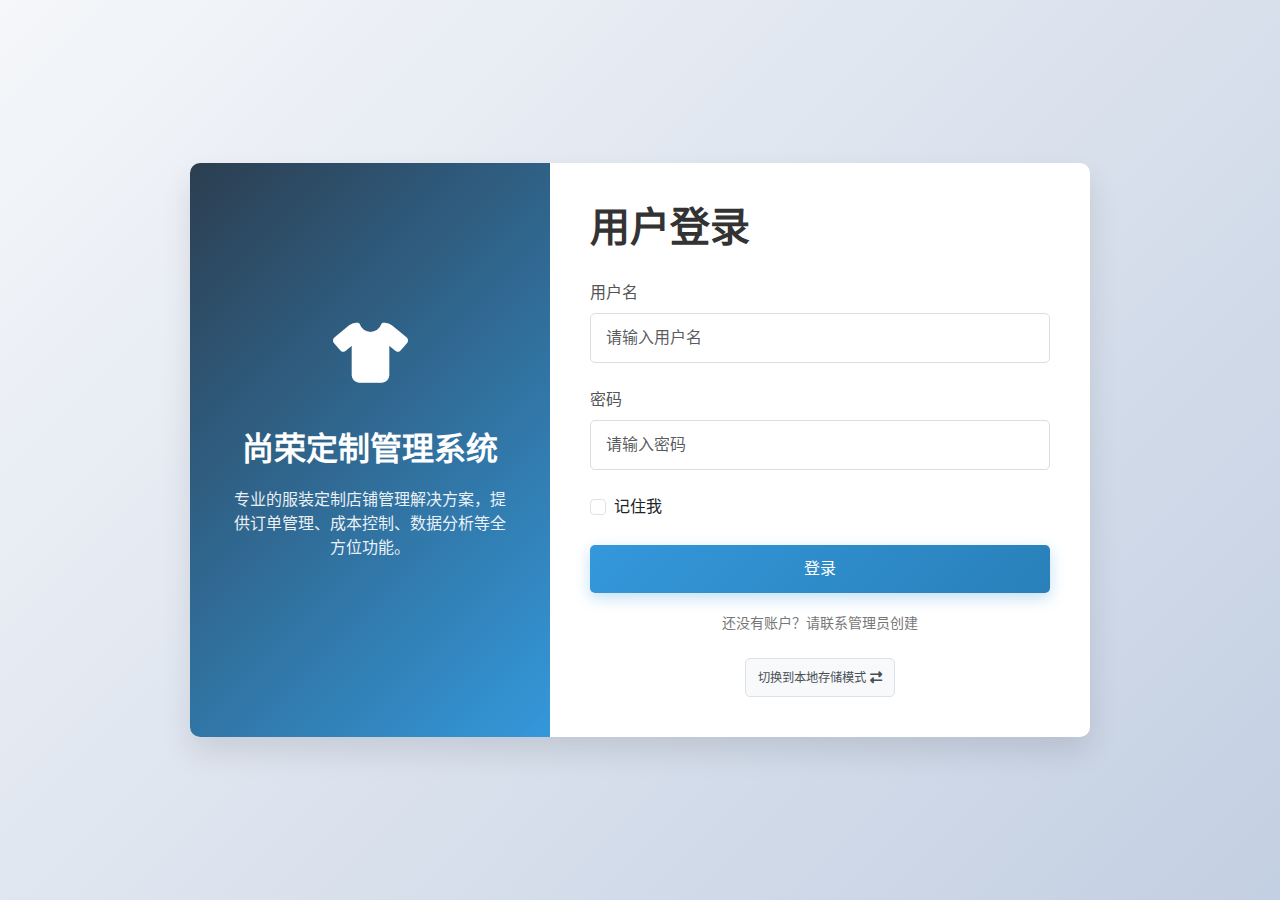
<file: guide.html>
<!DOCTYPE html>
<html lang="zh-CN">
<head>
    <!-- 身份验证检查脚本 - 必须放在最前面 -->
    <script src="auth-check.js"></script>
    
    <meta charset="UTF-8">
    <meta name="viewport" content="width=device-width, initial-scale=1.0">
    <title>使用指南 - 尚荣定制管理系统</title>
    
    <!-- Bootstrap CSS -->
    <link href="https://cdn.jsdelivr.net/npm/bootstrap@5.3.1/dist/css/bootstrap.min.css" rel="stylesheet" crossorigin="anonymous">
    <!-- Font Awesome -->
    <link href="https://cdn.jsdelivr.net/npm/@fortawesome/fontawesome-free@6.4.2/css/all.min.css" rel="stylesheet" crossorigin="anonymous">
    
    <style>
        body {
            font-family: "Microsoft YaHei", "Segoe UI", "Helvetica Neue", sans-serif;
            line-height: 1.6;
            color: #333;
            background-color: #f8f9fa;
            padding-bottom: 50px;
            min-height: 100vh;
        }
        
        /* 页眉样式 */
        .header {
            background: linear-gradient(135deg, #2c3e50, #3498db);
            color: white;
            padding: 15px 0;
            box-shadow: 0 2px 5px rgba(0,0,0,0.1);
            margin-bottom: 30px;
        }
        
        .header-container {
            display: flex;
            justify-content: space-between;
            align-items: center;
            padding: 0 20px;
        }
        
        .logo {
            font-size: 24px;
            font-weight: bold;
            display: flex;
            align-items: center;
        }
        
        .logo i {
            margin-right: 10px;
        }
        
        .user-info {
            display: flex;
            align-items: center;
            gap: 10px;
        }
        
        .user-info img {
            width: 40px;
            height: 40px;
            border-radius: 50%;
            border: 2px solid white;
        }
        
        .guide-container {
            max-width: 1000px;
            margin: 0 auto;
            background-color: #fff;
            padding: 30px;
            border-radius: 8px;
            box-shadow: 0 2px 10px rgba(0, 0, 0, 0.1);
        }
        
        .guide-section {
            margin-bottom: 30px;
            padding-bottom: 20px;
            border-bottom: 1px solid #eee;
        }
        
        .guide-section:last-child {
            border-bottom: none;
        }
        
        .guide-section h2 {
            color: #2c3e50;
            margin-bottom: 20px;
            padding-bottom: 10px;
            border-bottom: 2px solid #3498db;
            display: inline-block;
        }
        
        .guide-section h3 {
            color: #3498db;
            margin: 20px 0 15px;
            font-size: 18px;
        }
        
        .feature-card {
            border: 1px solid #ddd;
            border-radius: 5px;
            padding: 15px;
            margin-bottom: 20px;
            transition: all 0.3s ease;
        }
        
        .feature-card:hover {
            box-shadow: 0 5px 15px rgba(0, 0, 0, 0.1);
        }
        
        .feature-card-title {
            font-weight: bold;
            color: #2c3e50;
            margin-bottom: 10px;
        }
        
        .feature-icon {
            background-color: #f8f9fa;
            width: 50px;
            height: 50px;
            border-radius: 50%;
            display: flex;
            align-items: center;
            justify-content: center;
            margin-right: 15px;
            color: #3498db;
        }
        
        .step {
            display: flex;
            margin-bottom: 15px;
        }
        
        .step-number {
            background-color: #3498db;
            color: white;
            width: 30px;
            height: 30px;
            border-radius: 50%;
            display: flex;
            align-items: center;
            justify-content: center;
            margin-right: 15px;
            flex-shrink: 0;
        }
        
        .step-content {
            flex-grow: 1;
        }
        
        .tips {
            background-color: #f8f9fa;
            border-left: 4px solid #3498db;
            padding: 15px;
            margin: 20px 0;
        }
        
        .tips-title {
            font-weight: bold;
            margin-bottom: 10px;
            color: #2c3e50;
        }
        
        .back-to-top {
            position: fixed;
            bottom: 20px;
            right: 20px;
            background-color: #3498db;
            color: white;
            width: 40px;
            height: 40px;
            border-radius: 50%;
            display: flex;
            align-items: center;
            justify-content: center;
            text-decoration: none;
            transition: all 0.3s ease;
            box-shadow: 0 2px 5px rgba(0, 0, 0, 0.2);
        }
        
        .back-to-top:hover {
            background-color: #2980b9;
            transform: translateY(-3px);
        }
    </style>
</head>
<body>
    <!-- 头部 -->
    <header class="header">
        <div class="header-container">
            <div class="logo">
                <i class="fas fa-book"></i> 尚荣定制管理系统
            </div>
            <div class="user-info">
                <img src="user-avatar.svg" alt="用户头像">
                <button class="btn btn-sm btn-outline-light" onclick="window.location.href='index.html'">
                    <i class="fas fa-home"></i> 返回首页
                </button>
            </div>
        </div>
    </header>
    
    <!-- 指南内容 -->
    <div class="guide-container">
        <!-- 目录 -->
        <div class="guide-section">
            <h2>目录</h2>
            <div class="row">
                <div class="col-md-4">
                    <ul>
                        <li><a href="#intro">系统介绍</a></li>
                        <li><a href="#getting-started">快速入门</a></li>
                        <li><a href="#order-management">订单管理</a></li>
                    </ul>
                </div>
                <div class="col-md-4">
                    <ul>
                        <li><a href="#cost-management">成本管理</a></li>
                        <li><a href="#analysis">经营分析</a></li>
                        <li><a href="#faq">常见问题</a></li>
                    </ul>
                </div>
                <div class="col-md-4">
                    <ul>
                        <li><a href="#data-backup">数据备份</a></li>
                        <li><a href="#tips">使用技巧</a></li>
                        <li><a href="#contact">联系我们</a></li>
                    </ul>
                </div>
            </div>
        </div>
        
        <!-- 系统介绍 -->
        <div id="intro" class="guide-section">
            <h2>系统介绍</h2>
            <p>尚荣定制管理系统是专为服装定制行业设计的一款管理工具，帮助您高效管理客户订单、控制生产成本、分析业务数据。系统包含三大核心模块：</p>
            
            <div class="row mt-4">
                <div class="col-md-4">
                    <div class="feature-card">
                        <div class="d-flex align-items-center">
                            <div class="feature-icon">
                                <i class="fas fa-file-invoice fa-lg"></i>
                            </div>
                            <div class="feature-card-title">订单管理</div>
                        </div>
                        <p>记录和跟踪客户订单，包含从下单、生产到交付的全流程管理。</p>
                    </div>
                </div>
                
                <div class="col-md-4">
                    <div class="feature-card">
                        <div class="d-flex align-items-center">
                            <div class="feature-icon">
                                <i class="fas fa-money-bill-wave fa-lg"></i>
                            </div>
                            <div class="feature-card-title">成本管理</div>
                        </div>
                        <p>记录和分析生产成本和运营成本，帮助您控制支出，提高利润。</p>
                    </div>
                </div>
                
                <div class="col-md-4">
                    <div class="feature-card">
                        <div class="d-flex align-items-center">
                            <div class="feature-icon">
                                <i class="fas fa-chart-pie fa-lg"></i>
                            </div>
                            <div class="feature-card-title">经营分析</div>
                        </div>
                        <p>通过多维度的数据图表，直观分析业务趋势，辅助决策。</p>
                    </div>
                </div>
            </div>
        </div>
        
        <!-- 快速入门 -->
        <div id="getting-started" class="guide-section">
            <h2>快速入门</h2>
            <p>以下是使用系统的基本步骤：</p>
            
            <div class="step">
                <div class="step-number">1</div>
                <div class="step-content">
                    <strong>进入系统</strong>
                    <p>打开首页，选择您需要使用的功能模块（订单管理、成本管理或经营分析）。</p>
                </div>
            </div>
            
            <div class="step">
                <div class="step-number">2</div>
                <div class="step-content">
                    <strong>添加新订单</strong>
                    <p>在订单管理页面，点击"添加订单"按钮，填写客户信息和订单详情。</p>
                </div>
            </div>
            
            <div class="step">
                <div class="step-number">3</div>
                <div class="step-content">
                    <strong>记录成本</strong>
                    <p>在成本管理页面，分别记录生产成本和运营成本。</p>
                </div>
            </div>
            
            <div class="step">
                <div class="step-number">4</div>
                <div class="step-content">
                    <strong>查看分析</strong>
                    <p>在经营分析页面，查看销售趋势、客户来源、面料偏好等分析图表。</p>
                </div>
            </div>
            
            <div class="tips">
                <div class="tips-title"><i class="fas fa-lightbulb"></i> 小贴士</div>
                <p>首次使用系统时，建议先添加几个订单和成本记录，这样经营分析模块就能生成有意义的图表数据。</p>
            </div>
        </div>
        
        <!-- 订单管理 -->
        <div id="order-management" class="guide-section">
            <h2>订单管理</h2>
            
            <h3>添加新订单</h3>
            <p>点击"添加订单"按钮，在弹出的表单中填写客户信息、面料信息、款式信息、生产信息和价格信息。必填字段包括客户姓名、款式和总价。</p>
            
            <h3>查看和编辑订单</h3>
            <p>在订单列表中，双击任何字段可以直接编辑；点击操作列的编辑按钮可以打开编辑表单；点击订单行可以查看订单详情。</p>
            
            <h3>筛选和搜索</h3>
            <p>使用顶部的筛选工具可以按日期范围、客户姓名、订单状态等条件筛选订单。</p>
            
            <h3>导出订单</h3>
            <p>选中需要导出的订单，然后点击"导出选中"按钮，系统会生成Excel文件供下载。</p>
        </div>
        
        <!-- 成本管理 -->
        <div id="cost-management" class="guide-section">
            <h2>成本管理</h2>
            
            <h3>记录运营成本</h3>
            <p>点击"添加运营成本"按钮，填写成本日期、类型、金额和支付方式等信息。运营成本包括店铺租金、水电费、员工工资等固定支出。</p>
            
            <h3>记录生产成本</h3>
            <p>点击"添加生产成本"按钮，选择关联的订单，然后填写面料成本、加工成本和辅料成本。</p>
            
            <h3>查看成本统计</h3>
            <p>在"综合成本"页面，可以查看按月汇总的成本数据，包括运营成本、生产成本和总成本。</p>
            
            <h3>导出成本报表</h3>
            <p>点击"导出成本"按钮，系统会生成包含运营成本、生产成本和综合成本的Excel报表。</p>
        </div>
        
        <!-- 经营分析 -->
        <div id="analysis" class="guide-section">
            <h2>经营分析</h2>
            
            <h3>整体概览</h3>
            <p>查看业务关键指标，包括总订单数、总销售额、平均客单价和利润率。</p>
            
            <h3>销售分析</h3>
            <p>通过销售趋势图、客户来源分布、价格区间分布等图表，分析销售情况。</p>
            
            <h3>客户分析</h3>
            <p>了解客户性别分布、新老客户比例、客户来源渠道等信息。</p>
            
            <h3>产品分析</h3>
            <p>分析最受欢迎的面料品牌、颜色偏好等数据，优化产品策略。</p>
            
            <h3>利润分析</h3>
            <p>查看月度销售额、成本和利润趋势，识别利润高低点。</p>
        </div>
        
        <!-- 常见问题 -->
        <div id="faq" class="guide-section">
            <h2>常见问题</h2>
            
            <div class="accordion" id="faqAccordion">
                <div class="accordion-item">
                    <h2 class="accordion-header" id="headingOne">
                        <button class="accordion-button" type="button" data-bs-toggle="collapse" data-bs-target="#collapseOne" aria-expanded="true" aria-controls="collapseOne">
                            系统是否需要联网使用？
                        </button>
                    </h2>
                    <div id="collapseOne" class="accordion-collapse collapse show" aria-labelledby="headingOne" data-bs-parent="#faqAccordion">
                        <div class="accordion-body">
                            不需要。本系统是基于浏览器的本地应用，所有数据都存储在您的设备上，无需联网即可使用。
                        </div>
                    </div>
                </div>
                
                <div class="accordion-item">
                    <h2 class="accordion-header" id="headingTwo">
                        <button class="accordion-button collapsed" type="button" data-bs-toggle="collapse" data-bs-target="#collapseTwo" aria-expanded="false" aria-controls="collapseTwo">
                            如何备份我的数据？
                        </button>
                    </h2>
                    <div id="collapseTwo" class="accordion-collapse collapse" aria-labelledby="headingTwo" data-bs-parent="#faqAccordion">
                        <div class="accordion-body">
                            在系统首页点击"数据管理"按钮，然后选择"导出数据"。系统会生成一个包含所有数据的JSON文件，您可以将此文件保存在安全的位置。
                        </div>
                    </div>
                </div>
                
                <div class="accordion-item">
                    <h2 class="accordion-header" id="headingThree">
                        <button class="accordion-button collapsed" type="button" data-bs-toggle="collapse" data-bs-target="#collapseThree" aria-expanded="false" aria-controls="collapseThree">
                            如何恢复备份的数据？
                        </button>
                    </h2>
                    <div id="collapseThree" class="accordion-collapse collapse" aria-labelledby="headingThree" data-bs-parent="#faqAccordion">
                        <div class="accordion-body">
                            在系统首页点击"数据管理"按钮，然后选择"导入数据"。选择之前导出的JSON文件，系统会将数据恢复到备份时的状态。
                        </div>
                    </div>
                </div>
            </div>
        </div>
        
        <!-- 联系我们 -->
        <div id="contact" class="guide-section">
            <h2>联系我们</h2>
            <p>如果您在使用过程中遇到任何问题，或有任何建议，请通过以下方式联系我们：</p>
            
            <div class="row mt-4">
                <div class="col-md-6">
                    <div class="card">
                        <div class="card-body">
                            <h5 class="card-title"><i class="fas fa-envelope"></i> 电子邮件</h5>
                            <p class="card-text">support@shangrong.com</p>
                        </div>
                    </div>
                </div>
                
                <div class="col-md-6">
                    <div class="card">
                        <div class="card-body">
                            <h5 class="card-title"><i class="fas fa-phone"></i> 电话</h5>
                            <p class="card-text">400-123-4567</p>
                        </div>
                    </div>
                </div>
            </div>
        </div>
    </div>
    
    <!-- 返回顶部按钮 -->
    <a href="#" class="back-to-top">
        <i class="fas fa-arrow-up"></i>
    </a>
    
    <!-- Bootstrap JS -->
    <script src="https://cdn.jsdelivr.net/npm/bootstrap@5.3.0-alpha1/dist/js/bootstrap.bundle.min.js"></script>
    
    <!-- 返回顶部功能 -->
    <script>
        // 添加平滑滚动
        document.querySelectorAll('a[href^="#"]').forEach(anchor => {
            anchor.addEventListener('click', function (e) {
                e.preventDefault();
                
                const targetId = this.getAttribute('href');
                if (targetId === '#') {
                    window.scrollTo({
                        top: 0,
                        behavior: 'smooth'
                    });
                } else {
                    document.querySelector(targetId).scrollIntoView({
                        behavior: 'smooth'
                    });
                }
            });
        });
        
        // 控制返回顶部按钮显示
        window.addEventListener('scroll', function() {
            const backToTopButton = document.querySelector('.back-to-top');
            if (window.scrollY > 300) {
                backToTopButton.style.display = 'flex';
            } else {
                backToTopButton.style.display = 'none';
            }
        });
        
        // 初始隐藏返回顶部按钮
        document.querySelector('.back-to-top').style.display = 'none';
    </script>
</body>
</html>
</file>
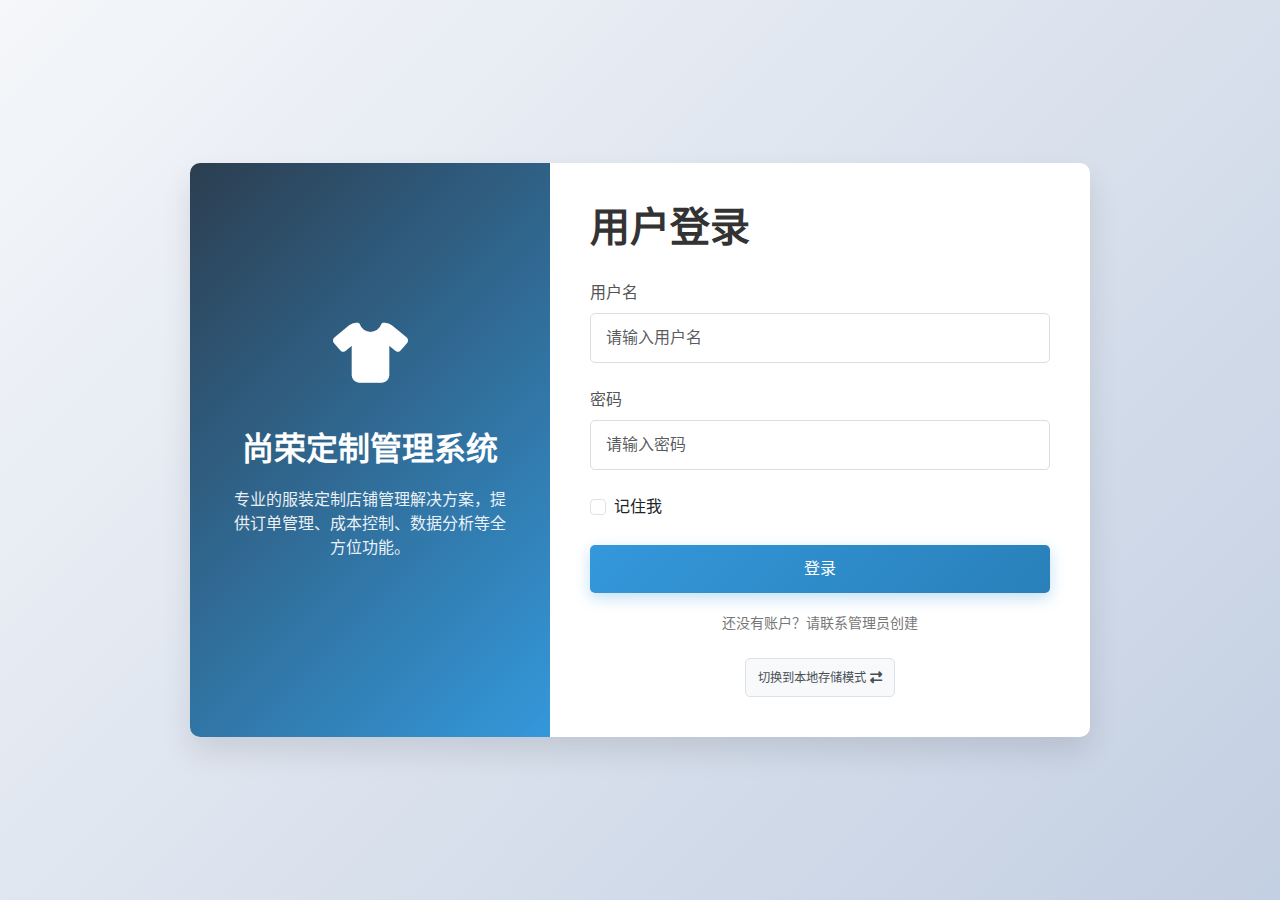
<file: login.html>
<!DOCTYPE html>
<html lang="zh-CN">
<head>
    <meta charset="UTF-8">
    <meta name="viewport" content="width=device-width, initial-scale=1.0">
    <title>尚荣定制管理系统 - 登录</title>
    <link href="https://cdn.jsdelivr.net/npm/bootstrap@5.3.1/dist/css/bootstrap.min.css" rel="stylesheet" crossorigin="anonymous">
    <link href="https://cdn.jsdelivr.net/npm/@fortawesome/fontawesome-free@6.4.2/css/all.min.css" rel="stylesheet" crossorigin="anonymous">
    <style>
        body {
            font-family: "Microsoft YaHei", "Segoe UI", "Helvetica Neue", sans-serif;
            background: linear-gradient(135deg, #f5f7fa 0%, #c3cfe2 100%);
            height: 100vh;
            display: flex;
            align-items: center;
            justify-content: center;
        }
        .login-container {
            background-color: white;
            border-radius: 10px;
            box-shadow: 0 15px 30px rgba(0,0,0,0.1);
            overflow: hidden;
            width: 900px;
            max-width: 100%;
            display: flex;
        }
        .login-image {
            background: linear-gradient(135deg, #2c3e50, #3498db);
            color: white;
            padding: 40px;
            width: 40%;
            display: flex;
            flex-direction: column;
            justify-content: center;
            align-items: center;
            text-align: center;
        }
        .login-image h2 {
            margin-bottom: 20px;
            font-weight: 600;
        }
        .login-image p {
            margin-bottom: 30px;
            opacity: 0.9;
        }
        .login-image .logo-icon {
            font-size: 60px;
            margin-bottom: 30px;
        }
        .login-form {
            padding: 40px;
            width: 60%;
        }
        .login-form h1 {
            color: #333;
            font-weight: 600;
            margin-bottom: 30px;
        }
        .form-group {
            margin-bottom: 25px;
        }
        .form-group label {
            font-weight: 500;
            color: #555;
            margin-bottom: 8px;
        }
        .form-control {
            border-radius: 5px;
            padding: 12px 15px;
            height: auto;
            border: 1px solid #ddd;
        }
        .form-control:focus {
            box-shadow: 0 0 0 3px rgba(52, 152, 219, 0.2);
            border-color: #3498db;
        }
        .btn-login {
            background: linear-gradient(135deg, #3498db, #2980b9);
            border: none;
            padding: 12px 20px;
            font-weight: 500;
            width: 100%;
            margin-top: 10px;
            border-radius: 5px;
            box-shadow: 0 5px 15px rgba(52, 152, 219, 0.3);
            transition: all 0.3s;
        }
        .btn-login:hover {
            background: linear-gradient(135deg, #2980b9, #1f618d);
            transform: translateY(-2px);
            box-shadow: 0 7px 20px rgba(52, 152, 219, 0.4);
        }
        .login-footer {
            text-align: center;
            margin-top: 20px;
            color: #777;
            font-size: 14px;
        }
        .alert {
            display: none;
            animation: fadeIn 0.3s;
        }
        @keyframes fadeIn {
            from { opacity: 0; transform: translateY(-10px); }
            to { opacity: 1; transform: translateY(0); }
        }
        @media (max-width: 768px) {
            .login-container {
                flex-direction: column;
                width: 95%;
            }
            .login-image, .login-form {
                width: 100%;
            }
            .login-image {
                padding: 30px;
            }
        }
        /* 添加模式切换按钮的明显样式 */
        #toggleLoginMode {
            display: inline-block;
            padding: 8px 12px;
            background-color: #f8f9fa;
            border-radius: 5px;
            border: 1px solid #dee2e6;
            color: #495057;
            cursor: pointer;
            transition: all 0.3s;
        }
        #toggleLoginMode:hover {
            background-color: #e9ecef;
            color: #212529;
        }
    </style>
</head>
<body>
    <div class="login-container">
        <div class="login-image">
            <div class="logo-icon">
                <i class="fas fa-tshirt"></i>
            </div>
            <h2>尚荣定制管理系统</h2>
            <p>专业的服装定制店铺管理解决方案，提供订单管理、成本控制、数据分析等全方位功能。</p>
        </div>
        <div class="login-form">
            <h1>用户登录</h1>
            
            <div class="alert alert-danger" id="loginError" role="alert">
                <i class="fas fa-exclamation-triangle"></i> <span id="errorMessage">用户名或密码错误</span>
            </div>
            
            <form id="loginForm">
                <div class="form-group">
                    <label for="username">用户名</label>
                    <input type="text" class="form-control" id="username" placeholder="请输入用户名" required>
                </div>
                <div class="form-group">
                    <label for="password">密码</label>
                    <input type="password" class="form-control" id="password" placeholder="请输入密码" required>
                </div>
                <div class="form-check mb-3">
                    <input type="checkbox" class="form-check-input" id="rememberMe">
                    <label class="form-check-label" for="rememberMe">记住我</label>
                </div>
                <button type="submit" class="btn btn-primary btn-login" id="loginButton">
                    <span id="loginText">登录</span>
                    <span id="loginSpinner" class="spinner-border spinner-border-sm d-none" role="status" aria-hidden="true"></span>
                </button>
            </form>
            
            <div class="login-footer">
                <p>还没有账户？请联系管理员创建</p>
            </div>
            
            <!-- 登录方式切换链接 -->
            <div class="text-center mt-4">
                <button id="toggleLoginMode" class="btn btn-sm">
                    <small>切换到本地存储模式 <i class="fas fa-exchange-alt"></i></small>
                </button>
            </div>
        </div>
    </div>
    
    <!-- 登录页面不需要引入完整权限系统 -->
    <script>
        // 设置标记，禁止权限系统初始化和路由保护
        window.isLoginPage = true;
    </script>
    <!-- 引入自动初始化脚本 -->
    <script src="auto-init.js"></script>
    <script src="https://cdn.jsdelivr.net/npm/bootstrap@5.3.1/dist/js/bootstrap.bundle.min.js" crossorigin="anonymous"></script>
    <script>
        // 检查用户是否已登录
        function isAuthenticated() {
            return !!localStorage.getItem('auth_token');
        }
        
        // 获取登录后的重定向URL
        function getRedirectUrl() {
            // 尝试从会话存储中获取重定向URL
            const redirectUrl = sessionStorage.getItem('redirect_after_login');
            // 如果存在重定向URL，则使用它，否则默认重定向到首页
            return redirectUrl || 'index.html';
        }
        
        // 登录函数
        async function loginToServer(username, password) {
            try {
                console.log('执行服务器模式登录...');
                
                // 直接使用模拟逻辑，不发送实际网络请求
                // 模拟服务器请求延迟
                await new Promise(resolve => setTimeout(resolve, 800));
                
                // 模拟成功响应
                console.log('检查用户名密码:', username, password);
                if (username === 'admin' && password === 'admin123') {
                    console.log('用户名密码验证成功');
                    return {
                        success: true,
                        token: 'demo_token_' + Date.now(),
                        user: {
                            id: '1',
                            username: username,
                            name: '管理员',
                            role: 'admin',
                            shopId: 'shop_001'
                        }
                    };
                } else {
                    console.log('用户名密码验证失败');
                    return {
                        success: false,
                        message: '用户名或密码错误'
                    };
                }
                
                /* 以下是真实服务器请求的代码，暂时注释
                const response = await fetch('/api/auth/login', {
                    method: 'POST',
                    headers: {
                        'Content-Type': 'application/json'
                    },
                    body: JSON.stringify({ username, password })
                });
                
                if (!response.ok) {
                    const errorData = await response.json();
                    throw new Error(errorData.message || '登录失败');
                }
                
                return await response.json();
                */
            } catch (error) {
                console.error('登录请求错误:', error);
                throw new Error('服务器连接失败，请稍后再试');
            }
        }
        
        // 全局变量
        let isServerMode = true; // 默认为服务器模式
        
        // 页面加载完成后执行
        document.addEventListener('DOMContentLoaded', function() {
            // 强制清除本地存储，防止可能的登录问题
            console.log('页面加载完成，当前登录状态:', isAuthenticated() ? '已登录' : '未登录');
            
            // 检查是否有损坏或过期的登录信息
            const tokenExpiry = localStorage.getItem('token_expiry');
            if (tokenExpiry && new Date(tokenExpiry) < new Date()) {
                console.log('登录令牌已过期，清除登录状态');
                localStorage.removeItem('auth_token');
                localStorage.removeItem('user_info');
                localStorage.removeItem('token_expiry');
            }
            
            // 如果已经登录，则直接跳转到合适的页面
            if (isAuthenticated()) {
                window.location.href = getRedirectUrl();
                return;
            }
            
            // 获取表单元素
            const loginForm = document.getElementById('loginForm');
            const loginButton = document.getElementById('loginButton');
            const loginText = document.getElementById('loginText');
            const loginSpinner = document.getElementById('loginSpinner');
            const loginError = document.getElementById('loginError');
            const errorMessage = document.getElementById('errorMessage');
            const toggleLoginMode = document.getElementById('toggleLoginMode');
            
            // 切换登录模式
            toggleLoginMode.addEventListener('click', function() {
                isServerMode = !isServerMode;
                
                if (isServerMode) {
                    toggleLoginMode.innerHTML = '<small>切换到本地存储模式 <i class="fas fa-exchange-alt"></i></small>';
                    console.log('已切换到服务器模式');
                } else {
                    toggleLoginMode.innerHTML = '<small>切换到服务器模式 <i class="fas fa-exchange-alt"></i></small>';
                    console.log('已切换到本地存储模式');
                }
                
                // 添加视觉反馈
                toggleLoginMode.classList.add('btn-info');
                setTimeout(() => {
                    toggleLoginMode.classList.remove('btn-info');
                }, 300);
            });
            
            // 表单提交处理
            loginForm.addEventListener('submit', async function(e) {
                e.preventDefault();
                
                // 获取输入值
                const username = document.getElementById('username').value;
                const password = document.getElementById('password').value;
                
                console.log('尝试登录，模式:', isServerMode ? '服务器模式' : '本地存储模式');
                console.log('输入的用户名:', username);
                console.log('输入的密码:', password);
                
                // 显示加载状态
                loginButton.disabled = true;
                loginText.classList.add('d-none');
                loginSpinner.classList.remove('d-none');
                loginError.style.display = 'none';
                
                try {
                    if (isServerMode) {
                        // 服务器模式: 调用API登录
                        const response = await loginToServer(username, password);
                        
                        if (response.success) {
                            // 登录成功，保存认证信息
                            localStorage.setItem('auth_token', response.token);
                            localStorage.setItem('user_info', JSON.stringify(response.user));
                            
                            // 设置令牌过期时间
                            const rememberMe = document.getElementById('rememberMe').checked;
                            const expiryDate = new Date();
                            
                            if (rememberMe) {
                                // 如果选择"记住我"，则设置较长的有效期 (7天)
                                expiryDate.setDate(expiryDate.getDate() + 7);
                            } else {
                                // 否则设置较短的有效期 (12小时)
                                expiryDate.setHours(expiryDate.getHours() + 12);
                            }
                            
                            localStorage.setItem('token_expiry', expiryDate.toISOString());
                            
                            // 跳转到适当的页面
                            window.location.href = getRedirectUrl();
                        } else {
                            // 显示错误消息
                            errorMessage.textContent = response.message || '登录失败';
                            loginError.style.display = 'block';
                        }
                    } else {
                        // 本地存储模式: 直接登录
                        console.log('使用本地存储模式登录');
                        
                        // 根据用户名设置不同的角色
                        let userRole = 'user';
                        let userName = username;
                        
                        if (username === 'admin') {
                            userRole = 'admin';
                            userName = '管理员';
                        } else if (username === 'sales') {
                            userRole = 'sales';
                            userName = '销售员';
                        } else if (username === 'guest') {
                            userRole = 'user';
                            userName = '访客用户';
                        }
                        
                        localStorage.setItem('auth_token', 'local_storage_mode_token_' + username);
                        localStorage.setItem('user_info', JSON.stringify({
                            id: 'local_user',
                            username: username,
                            name: userName,
                            role: userRole,
                            shopId: 'local_shop'
                        }));
                        
                        // 设置令牌过期时间
                        const rememberMe = document.getElementById('rememberMe').checked;
                        const expiryDate = new Date();
                        
                        if (rememberMe) {
                            // 如果选择"记住我"，则设置较长的有效期 (7天)
                            expiryDate.setDate(expiryDate.getDate() + 7);
                        } else {
                            // 否则设置较短的有效期 (12小时)
                            expiryDate.setHours(expiryDate.getHours() + 12);
                        }
                        
                        localStorage.setItem('token_expiry', expiryDate.toISOString());
                        
                        // 登录成功，跳转到适当的页面
                        window.location.href = getRedirectUrl();
                    }
                } catch (error) {
                    // 显示错误消息
                    console.error('登录错误:', error);
                    errorMessage.textContent = error.message || '登录失败，请稍后再试';
                    loginError.style.display = 'block';
                } finally {
                    // 恢复按钮状态
                    loginButton.disabled = false;
                    loginText.classList.remove('d-none');
                    loginSpinner.classList.add('d-none');
                }
            });
            
            // 清除会话存储中的重定向URL，以防重复使用
            sessionStorage.removeItem('redirect_after_login');
        });
    </script>
</body>
</html>
</file>
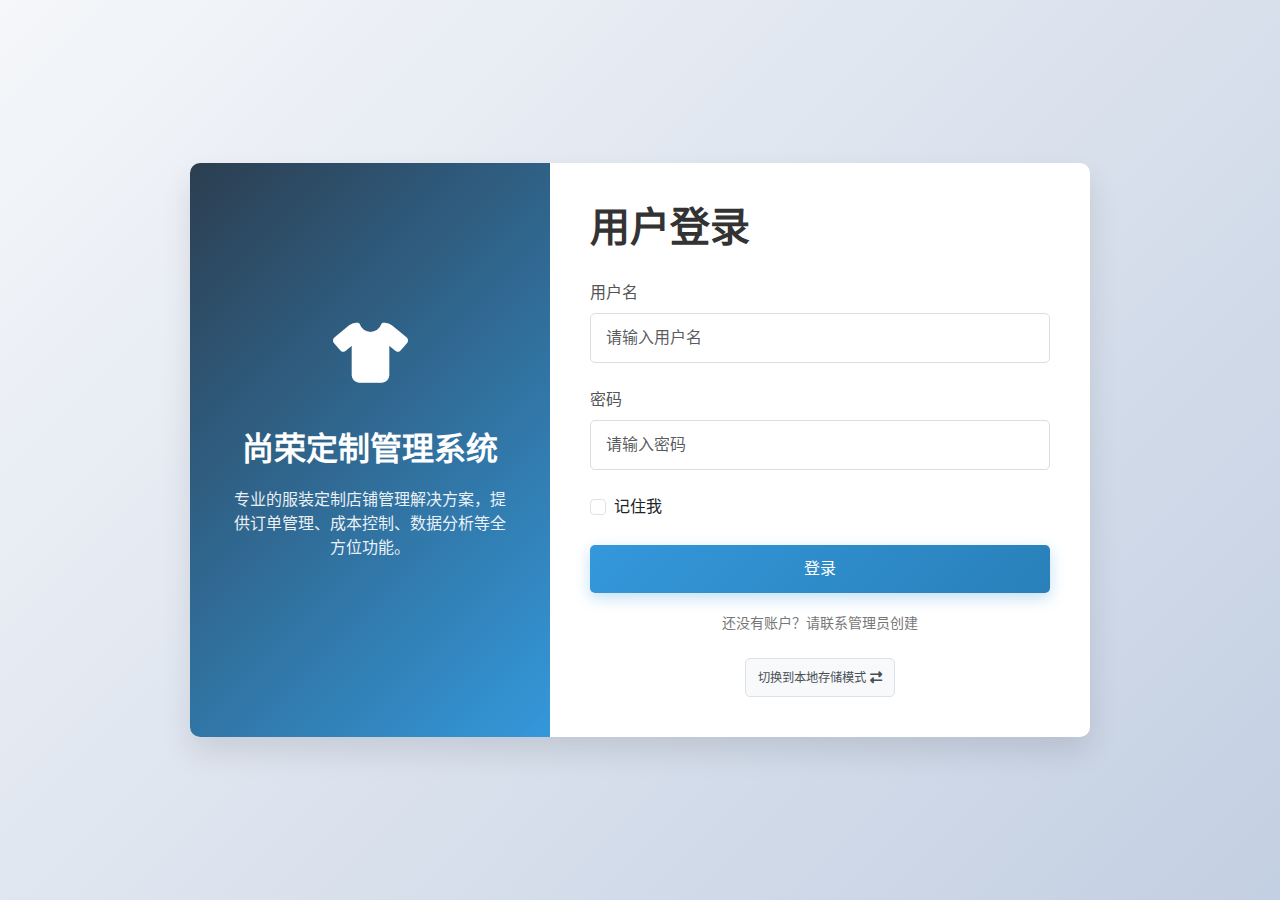
<file: order-detail.html>
<!DOCTYPE html>
<html lang="zh-CN">
<head>
    <!-- 身份验证检查脚本 - 必须放在最前面 -->
    <script src="auth-check.js"></script>
    
    <meta charset="UTF-8">
    <meta name="viewport" content="width=device-width, initial-scale=1.0">
    <title>订单详情 - 尚荣定制管理系统</title>
    
    <!-- Bootstrap CSS -->
    <link href="https://cdn.jsdelivr.net/npm/bootstrap@5.3.1/dist/css/bootstrap.min.css" rel="stylesheet" crossorigin="anonymous">
    <!-- Font Awesome -->
    <link href="https://cdn.jsdelivr.net/npm/@fortawesome/fontawesome-free@6.4.2/css/all.min.css" rel="stylesheet" crossorigin="anonymous">
    
    <!-- 自定义样式 -->
    <style>
        /* 全局样式 */
        body {
            font-family: "Microsoft YaHei", "Segoe UI", "Helvetica Neue", sans-serif;
            margin: 0;
            padding: 0;
            background-color: #f8f9fa;
            color: #333;
            min-height: 100vh;
        }
        
        /* 页眉样式 */
        .header {
            background: linear-gradient(135deg, #2c3e50, #3498db);
            color: white;
            padding: 15px 0;
            box-shadow: 0 2px 5px rgba(0,0,0,0.1);
        }
        
        .header-container {
            display: flex;
            justify-content: space-between;
            align-items: center;
            padding: 0 20px;
        }
        
        .logo {
            font-size: 24px;
            font-weight: bold;
            display: flex;
            align-items: center;
        }
        
        .logo i {
            margin-right: 10px;
        }
        
        .user-info {
            display: flex;
            align-items: center;
            gap: 10px;
        }
        
        .user-info img {
            width: 40px;
            height: 40px;
            border-radius: 50%;
            border: 2px solid white;
        }
        
        /* 内容容器 */
        .content-container {
            max-width: 1200px;
            margin: 20px auto;
            padding: 0 15px;
        }
        
        /* 订单信息卡片 */
        .order-card {
            background-color: #fff;
            border-radius: 8px;
            box-shadow: 0 2px 10px rgba(0, 0, 0, 0.1);
            margin-bottom: 20px;
            overflow: hidden;
        }
        
        .order-card-header {
            background-color: #34495e;
            color: white;
            padding: 15px 20px;
            font-size: 18px;
            font-weight: bold;
            display: flex;
            justify-content: space-between;
            align-items: center;
        }
        
        .order-card-body {
            padding: 20px;
        }
        
        .order-info-item {
            margin-bottom: 15px;
        }
        
        .order-info-label {
            font-weight: bold;
            color: #555;
            margin-bottom: 5px;
        }
        
        .order-info-value {
            padding: 8px 12px;
            border: 1px solid #ddd;
            border-radius: 4px;
            background-color: #f9f9f9;
            min-height: 40px;
            display: flex;
            align-items: center;
        }
        
        /* 标签样式 */
        .status-badge {
            padding: 5px 10px;
            border-radius: 20px;
            font-size: 14px;
            font-weight: normal;
        }
        
        .status-pending {
            background-color: #3498db;
            color: white;
        }
        
        .status-processing {
            background-color: #f39c12;
            color: white;
        }
        
        .status-completed {
            background-color: #2ecc71;
            color: white;
        }
        
        .status-cancelled {
            background-color: #e74c3c;
            color: white;
        }
        
        /* 按钮容器 */
        .button-container {
            display: flex;
            justify-content: space-between;
            margin-top: 20px;
            padding: 0 15px;
        }
        
        /* 时间线 */
        .timeline {
            position: relative;
            padding-left: 30px;
            margin-top: 20px;
        }
        
        .timeline:before {
            content: '';
            position: absolute;
            left: 10px;
            top: 0;
            width: 2px;
            height: 100%;
            background-color: #3498db;
        }
        
        .timeline-item {
            position: relative;
            padding-bottom: 20px;
        }
        
        .timeline-item:last-child {
            padding-bottom: 0;
        }
        
        .timeline-badge {
            position: absolute;
            left: -30px;
            top: 0;
            width: 20px;
            height: 20px;
            border-radius: 50%;
            background-color: #3498db;
            display: flex;
            justify-content: center;
            align-items: center;
            color: white;
            font-size: 10px;
        }
        
        .timeline-date {
            font-weight: bold;
            margin-bottom: 5px;
            color: #3498db;
        }
        
        .timeline-content {
            background-color: #f9f9f9;
            border-radius: 4px;
            padding: 10px 15px;
            border-left: 3px solid #3498db;
        }
        
        /* 响应式调整 */
        @media (max-width: 768px) {
            .col-md-6 {
                width: 100%;
            }
        }
    </style>
</head>
<body>
    <!-- 头部 -->
    <header class="header">
        <div class="header-container">
            <div class="logo">
                <i class="fas fa-file-invoice"></i> 尚荣定制管理系统
            </div>
            <div class="user-info">
                <img src="user-avatar.svg" alt="用户头像">
                <button class="btn btn-sm btn-outline-light" onclick="window.location.href='order.html'">
                    <i class="fas fa-arrow-left"></i> 返回订单列表
                </button>
            </div>
        </div>
    </header>
    
    <!-- 内容容器 -->
    <div class="content-container">
        <!-- 订单基本信息 -->
        <div class="order-card">
            <div class="order-card-header">
                <span>订单信息</span>
                <span class="status-badge" id="orderStatusBadge">状态</span>
            </div>
            <div class="order-card-body">
                <div class="row">
                    <div class="col-md-6">
                        <div class="order-info-item">
                            <div class="order-info-label">订单编号</div>
                            <div class="order-info-value" id="orderId">--</div>
                        </div>
                    </div>
                    <div class="col-md-6">
                        <div class="order-info-item">
                            <div class="order-info-label">交易日期</div>
                            <div class="order-info-value" id="dealDate">--</div>
                        </div>
                    </div>
                </div>
                
                <div class="row">
                    <div class="col-md-6">
                        <div class="order-info-item">
                            <div class="order-info-label">客户姓名</div>
                            <div class="order-info-value" id="customerName">--</div>
                        </div>
                    </div>
                    <div class="col-md-6">
                        <div class="order-info-item">
                            <div class="order-info-label">性别</div>
                            <div class="order-info-value" id="gender">--</div>
                        </div>
                    </div>
                </div>
                
                <div class="row">
                    <div class="col-md-6">
                        <div class="order-info-item">
                            <div class="order-info-label">客户来源</div>
                            <div class="order-info-value" id="customerSource">--</div>
                        </div>
                    </div>
                    <div class="col-md-6">
                        <div class="order-info-item">
                            <div class="order-info-label">总价</div>
                            <div class="order-info-value" id="totalPrice">--</div>
                        </div>
                    </div>
                </div>
                
                <div class="row">
                    <div class="col-md-6">
                        <div class="order-info-item">
                            <div class="order-info-label">定金</div>
                            <div class="order-info-value" id="deposit">--</div>
                        </div>
                    </div>
                    <div class="col-md-6">
                        <div class="order-info-item">
                            <div class="order-info-label">余款</div>
                            <div class="order-info-value" id="balance">--</div>
                        </div>
                    </div>
                </div>
            </div>
        </div>
        
        <!-- 产品信息 -->
        <div class="order-card">
            <div class="order-card-header">
                <span>产品信息</span>
            </div>
            <div class="order-card-body">
                <div class="row">
                    <div class="col-md-6">
                        <div class="order-info-item">
                            <div class="order-info-label">定制款式</div>
                            <div class="order-info-value" id="style">--</div>
                        </div>
                    </div>
                    <div class="col-md-6">
                        <div class="order-info-item">
                            <div class="order-info-label">配置细节</div>
                            <div class="order-info-value" id="configuration">--</div>
                        </div>
                    </div>
                </div>
                
                <div class="row">
                    <div class="col-md-6">
                        <div class="order-info-item">
                            <div class="order-info-label">面料品牌</div>
                            <div class="order-info-value" id="fabricBrand">--</div>
                        </div>
                    </div>
                    <div class="col-md-6">
                        <div class="order-info-item">
                            <div class="order-info-label">面料代码</div>
                            <div class="order-info-value" id="fabricCode">--</div>
                        </div>
                    </div>
                </div>
                
                <div class="row">
                    <div class="col-md-6">
                        <div class="order-info-item">
                            <div class="order-info-label">颜色</div>
                            <div class="order-info-value" id="color">--</div>
                        </div>
                    </div>
                    <div class="col-md-6">
                        <div class="order-info-item">
                            <div class="order-info-label">面料用量</div>
                            <div class="order-info-value" id="fabricAmount">--</div>
                        </div>
                    </div>
                </div>
                
                <div class="row">
                    <div class="col-md-6">
                        <div class="order-info-item">
                            <div class="order-info-label">生产厂家</div>
                            <div class="order-info-value" id="manufacturer">--</div>
                        </div>
                    </div>
                    <div class="col-md-6">
                        <div class="order-info-item">
                            <div class="order-info-label">备注</div>
                            <div class="order-info-value" id="remark">--</div>
                        </div>
                    </div>
                </div>
            </div>
        </div>
        
        <!-- 生产时间线 -->
        <div class="order-card">
            <div class="order-card-header">
                <span>生产进度</span>
            </div>
            <div class="order-card-body">
                <div class="timeline">
                    <div class="timeline-item">
                        <div class="timeline-badge"><i class="fas fa-handshake"></i></div>
                        <div class="timeline-date">交易日期</div>
                        <div class="timeline-content" id="timelineDealDate">--</div>
                    </div>
                    
                    <div class="timeline-item">
                        <div class="timeline-badge"><i class="fas fa-clipboard-list"></i></div>
                        <div class="timeline-date">下单日期</div>
                        <div class="timeline-content" id="timelineOrderDate">--</div>
                    </div>
                    
                    <div class="timeline-item">
                        <div class="timeline-badge"><i class="fas fa-cut"></i></div>
                        <div class="timeline-date">裁剪日期</div>
                        <div class="timeline-content" id="timelineCuttingDate">--</div>
                    </div>
                    
                    <div class="timeline-item">
                        <div class="timeline-badge"><i class="fas fa-tshirt"></i></div>
                        <div class="timeline-date">半成品日期</div>
                        <div class="timeline-content" id="timelineSemifinishedDate">--</div>
                    </div>
                    
                    <div class="timeline-item">
                        <div class="timeline-badge"><i class="fas fa-check"></i></div>
                        <div class="timeline-date">交付日期</div>
                        <div class="timeline-content" id="timelineDeliveryDate">--</div>
                    </div>
                </div>
            </div>
        </div>
        
        <!-- 按钮容器 -->
        <div class="button-container">
            <button class="btn btn-primary" id="editOrderBtn">
                <i class="fas fa-edit"></i> 编辑订单
            </button>
            
            <div>
                <button class="btn btn-success" id="printOrderBtn">
                    <i class="fas fa-print"></i> 打印订单
                </button>
                <button class="btn btn-secondary" onclick="window.location.href='order.html'">
                    <i class="fas fa-arrow-left"></i> 返回列表
                </button>
            </div>
        </div>
    </div>
    
    <!-- Bootstrap和其他脚本 -->
    <script src="https://cdn.jsdelivr.net/npm/bootstrap@5.3.0-alpha1/dist/js/bootstrap.bundle.min.js"></script>
    
    <!-- 公共功能 -->
    <script src="common.js"></script>
    
    <!-- 订单详情脚本 -->
    <script>
        // 页面加载时执行
        document.addEventListener('DOMContentLoaded', function() {
            // 加载最新数据
            loadLatestData();
            
            // 获取URL参数中的订单ID
            const orderId = getUrlParam('id');
            
            if (orderId) {
                // 显示订单详情
                displayOrderDetails(orderId);
            } else {
                alert('未指定订单ID，无法显示详情');
                window.location.href = 'order.html';
            }
            
            // 添加事件监听器
            document.getElementById('editOrderBtn').addEventListener('click', function() {
                window.location.href = `order.html?edit=${orderId}`;
            });
            
            document.getElementById('printOrderBtn').addEventListener('click', function() {
                printOrderDetails();
            });
            
            // 添加定期刷新机制，确保显示最新数据
            setInterval(function() {
                refreshOrderData(orderId);
            }, 30000); // 每30秒刷新一次
        });
        
        // 加载最新数据
        function loadLatestData() {
            console.log('加载最新订单数据...');
            
            try {
                // 从localStorage获取最新订单数据
                const ordersData = localStorage.getItem('orders');
                if (ordersData) {
                    try {
                        window.orders = JSON.parse(ordersData);
                        console.log(`已加载${window.orders.length}条最新订单数据`);
                    } catch (parseError) {
                        console.error('解析订单数据失败:', parseError);
                        window.orders = window.orders || [];
                    }
                } else {
                    console.warn('localStorage中无订单数据');
                    window.orders = window.orders || [];
                }
            } catch (error) {
                console.error('加载订单数据出错:', error);
                window.orders = window.orders || [];
            }
        }
        
        // 刷新订单数据
        function refreshOrderData(orderId) {
            console.log('刷新订单数据...');
            
            // 重新加载最新数据
            loadLatestData();
            
            // 重新显示订单详情
            if (orderId) {
                displayOrderDetails(orderId);
            }
        }
        
        // 显示订单详情
        function displayOrderDetails(orderId) {
            // 确保最新数据已加载
            if (!window.orders || !Array.isArray(window.orders)) {
                loadLatestData();
            }
            
            // 查找订单
            const order = window.orders.find(o => o.id === orderId);
            
            if (!order) {
                alert('未找到指定的订单');
                window.location.href = 'order.html';
                return;
            }
            
            // 设置页面标题
            document.title = `${order.customerName}的订单 - 尚荣定制管理系统`;
            
            // 填充基本信息
            document.getElementById('orderId').textContent = order.id || '--';
            document.getElementById('dealDate').textContent = order.dealDate || '--';
            document.getElementById('customerName').textContent = order.customerName || '--';
            document.getElementById('gender').textContent = order.gender || '--';
            document.getElementById('customerSource').textContent = order.customerSource || '--';
            document.getElementById('totalPrice').textContent = order.totalPrice ? `¥${order.totalPrice}` : '--';
            document.getElementById('deposit').textContent = order.deposit ? `¥${order.deposit}` : '--';
            
            // 计算余款
            const balance = parseFloat(order.totalPrice || 0) - parseFloat(order.deposit || 0);
            document.getElementById('balance').textContent = balance > 0 ? `¥${balance.toFixed(2)}` : '¥0.00';
            
            // 填充产品信息
            document.getElementById('style').textContent = order.style || '--';
            document.getElementById('configuration').textContent = order.configuration || '--';
            document.getElementById('fabricBrand').textContent = order.fabricBrand || '--';
            document.getElementById('fabricCode').textContent = order.fabricCode || '--';
            document.getElementById('color').textContent = order.color || '--';
            document.getElementById('fabricAmount').textContent = order.fabricAmount ? `${order.fabricAmount} 米` : '--';
            document.getElementById('manufacturer').textContent = order.manufacturer || '--';
            document.getElementById('remark').textContent = order.remark || '--';
            
            // 填充时间线
            document.getElementById('timelineDealDate').textContent = order.dealDate || '未设置';
            document.getElementById('timelineOrderDate').textContent = order.orderDate || '未设置';
            document.getElementById('timelineCuttingDate').textContent = order.cuttingDate || '未设置';
            document.getElementById('timelineSemifinishedDate').textContent = order.semifinishedDate || '未设置';
            document.getElementById('timelineDeliveryDate').textContent = order.deliveryDate || '未设置';
            
            // 设置状态徽章
            const statusBadge = document.getElementById('orderStatusBadge');
            statusBadge.textContent = order.status || '待处理';
            statusBadge.className = 'status-badge';
            
            // 根据状态添加不同的样式
            switch (order.status) {
                case '待处理':
                    statusBadge.classList.add('status-pending');
                    break;
                case '生产中':
                    statusBadge.classList.add('status-processing');
                    break;
                case '已完成':
                    statusBadge.classList.add('status-completed');
                    break;
                case '已取消':
                    statusBadge.classList.add('status-cancelled');
                    break;
                default:
                    statusBadge.classList.add('status-pending');
            }
        }
        
        // 从URL获取参数
        function getUrlParam(param) {
            const queryString = window.location.search;
            const urlParams = new URLSearchParams(queryString);
            return urlParams.get(param);
        }
        
        // 打印订单详情
        function printOrderDetails() {
            window.print();
        }
    </script>
</body>
</html>
</file>
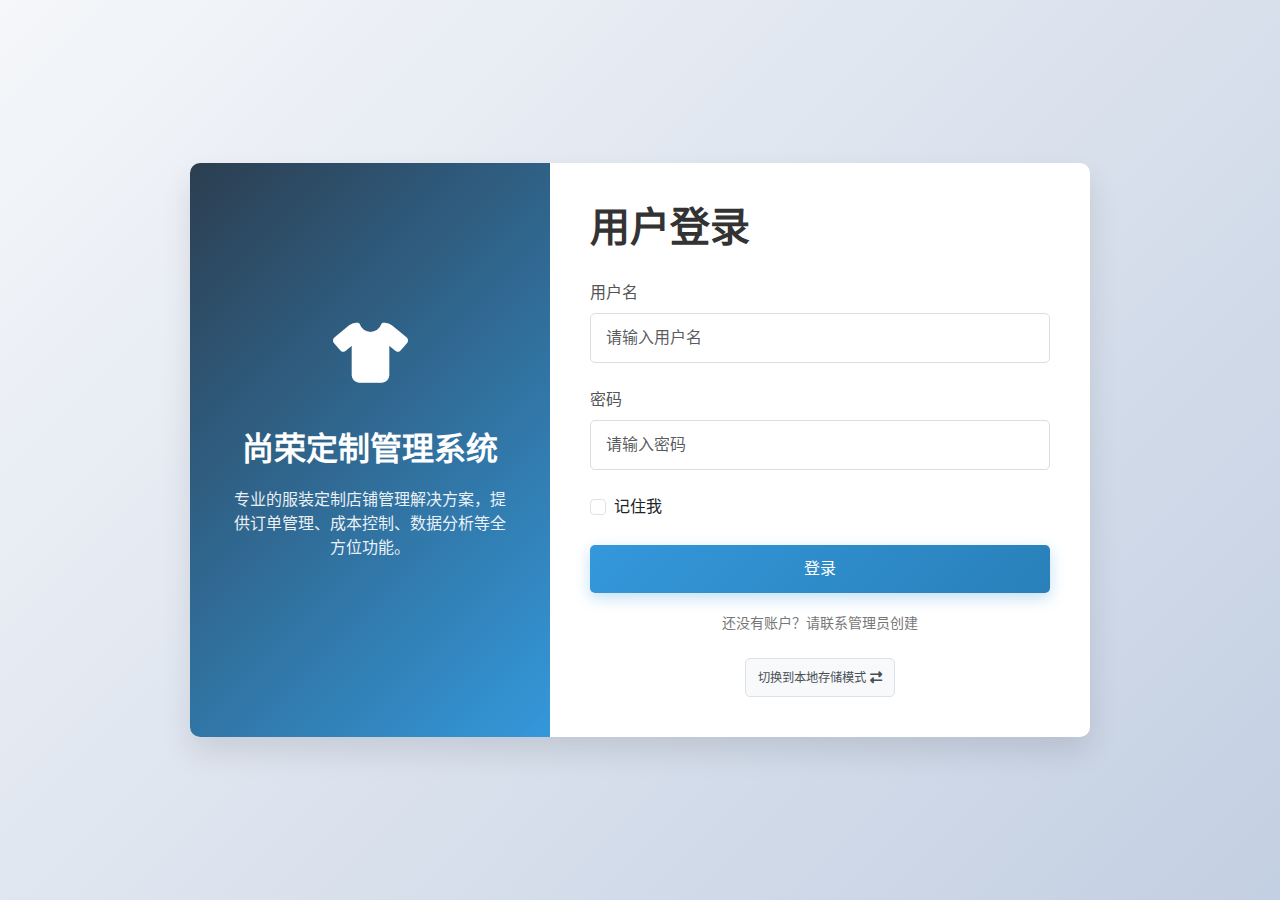
<file: page-skeleton.html>
<!DOCTYPE html>
<html lang="zh-CN">
<head>
    <meta charset="UTF-8">
    <meta name="viewport" content="width=device-width, initial-scale=1.0">
    <title>尚荣定制管理系统 - 页面标题</title>
    
    <!-- 样式文件 -->
    <link href="https://cdn.jsdelivr.net/npm/bootstrap@5.3.1/dist/css/bootstrap.min.css" rel="stylesheet" crossorigin="anonymous">
    <link href="https://cdn.jsdelivr.net/npm/@fortawesome/fontawesome-free@6.4.2/css/all.min.css" rel="stylesheet" crossorigin="anonymous">
    <link href="styles.css" rel="stylesheet">
    
    <!-- 页面特定样式 -->
    <style>
        /* 将页面特定样式放在这里 */
    </style>
</head>
<body>
    <div class="container-fluid p-0">
        <div class="row g-0">
            <!-- 侧边栏容器 - 由page-template.js动态加载 -->
            <div id="sidebar-container"></div>
            
            <!-- 主内容区域 -->
            <main class="main-content">
                <!-- 顶部标题栏 -->
                <div class="d-flex justify-content-between flex-wrap flex-md-nowrap align-items-center pt-3 pb-2 mb-3 border-bottom">
                    <div class="d-flex align-items-center">
                        <button id="sidebarToggleBtn" class="btn btn-link d-md-none me-2">
                            <i class="fas fa-bars"></i>
                        </button>
                        <h1 class="h2">页面标题</h1>
                    </div>
                    <div class="btn-toolbar mb-2 mb-md-0">
                        <!-- 页面操作按钮 -->
                    </div>
                </div>
                
                <!-- 页面内容 -->
                <div class="page-content">
                    <!-- 在这里放置页面主要内容 -->
                </div>
            </main>
        </div>
    </div>
    
    <!-- 权限系统 -->
    <script src="permissions.js"></script>
    
    <!-- 页面模板脚本 -->
    <script src="page-template.js"></script>
    
    <!-- 核心功能库 -->
    <script src="common.js"></script>
    
    <!-- Bootstrap -->
    <script src="https://cdn.jsdelivr.net/npm/bootstrap@5.3.1/dist/js/bootstrap.bundle.min.js" crossorigin="anonymous"></script>
    
    <!-- 页面特定脚本 -->
    <script>
        // 在这里放置页面特定的JavaScript代码
        
        document.addEventListener('DOMContentLoaded', function() {
            // 页面初始化代码
        });
    </script>
</body>
</html>
</file>
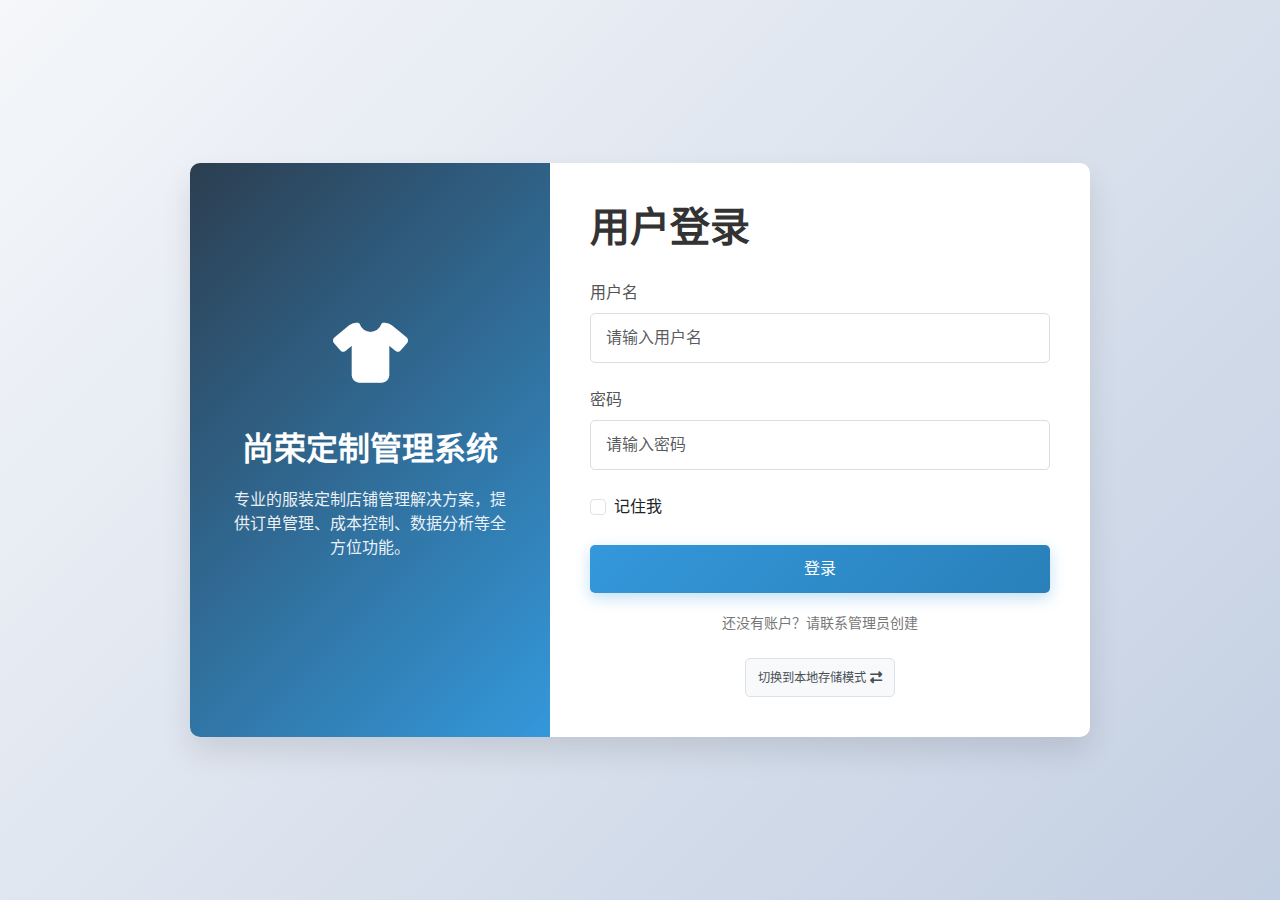
<file: profile.html>
<!DOCTYPE html>
<html lang="zh-CN">
<head>
    <!-- 身份验证检查脚本 - 必须放在最前面 -->
    <script src="auth-check.js"></script>
    <meta charset="UTF-8">
    <meta name="viewport" content="width=device-width, initial-scale=1.0">
    <title>个人设置 - 尚荣定制管理系统</title>
    <link href="https://cdn.jsdelivr.net/npm/bootstrap@5.3.1/dist/css/bootstrap.min.css" rel="stylesheet" crossorigin="anonymous">
    <link href="https://cdn.jsdelivr.net/npm/@fortawesome/fontawesome-free@6.4.2/css/all.min.css" rel="stylesheet" crossorigin="anonymous">
    <style>
        body {
            font-family: "Microsoft YaHei", "Segoe UI", "Helvetica Neue", sans-serif;
            background-color: #f8f9fa;
            color: #343a40;
        }
        
        .header {
            background-color: #34495e;
            color: white;
            padding: 15px 0;
            box-shadow: 0 2px 5px rgba(0, 0, 0, 0.1);
        }
        
        .header-container {
            display: flex;
            justify-content: space-between;
            align-items: center;
            padding: 0 20px;
        }
        
        .logo {
            font-size: 1.5rem;
            font-weight: 600;
            display: flex;
            align-items: center;
        }
        
        .logo i {
            margin-right: 10px;
            font-size: 1.8rem;
        }
        
        .user-info {
            display: flex;
            align-items: center;
        }
        
        .user-info img {
            width: 35px;
            height: 35px;
            border-radius: 50%;
            margin-right: 10px;
            background-color: white;
        }
        
        .content-container {
            background-color: white;
            border-radius: 8px;
            box-shadow: 0 2px 10px rgba(0, 0, 0, 0.05);
            padding: 25px;
            margin-top: 20px;
        }
        
        dt {
            font-weight: 600;
            margin-bottom: 5px;
        }
        
        dd {
            margin-bottom: 15px;
            padding-left: 10px;
        }
        
        @media (max-width: 768px) {
            .header-container {
                flex-direction: column;
                align-items: flex-start;
            }
            
            .user-info {
                margin-top: 10px;
                align-self: flex-end;
            }
            
            .content-container {
                padding: 15px;
                margin: 10px;
            }
        }
    </style>
</head>
<body>
    <!-- 页面头部 -->
    <header class="header">
        <div class="header-container">
            <div class="logo">
                <i class="fas fa-tshirt"></i> 尚荣定制管理系统
            </div>
            <div class="user-info">
                <img src="user-avatar.svg" alt="用户头像">
                <span id="userWelcome">用户，欢迎您！</span>
            </div>
        </div>
    </header>
    
    <!-- 页面内容 -->
    <div class="container mt-4">
        <div class="content-container">
            <div class="d-flex justify-content-between align-items-center mb-4">
                <h4><i class="fas fa-user-cog me-2"></i> 个人信息设置</h4>
                <a href="index.html" class="btn btn-outline-secondary">
                    <i class="fas fa-arrow-left me-1"></i> 返回首页
                </a>
            </div>
            
            <div class="row">
                <!-- 当前账号信息 -->
                <div class="col-md-4 mb-4">
                    <div class="card">
                        <div class="card-header bg-primary text-white">
                            <h5 class="mb-0"><i class="fas fa-info-circle me-2"></i> 当前账号信息</h5>
                        </div>
                        <div class="card-body">
                            <dl>
                                <dt>用户名</dt>
                                <dd id="currentUsername">-</dd>
                                
                                <dt>账号级别</dt>
                                <dd id="currentUserLevel">-</dd>
                                
                                <dt>上次登录时间</dt>
                                <dd id="lastLoginTime">-</dd>
                            </dl>
                        </div>
                    </div>
                </div>
                
                <!-- 修改账号信息 -->
                <div class="col-md-8">
                    <div class="card mb-4">
                        <div class="card-header bg-primary text-white">
                            <h5 class="mb-0"><i class="fas fa-edit me-2"></i> 修改账号名</h5>
                        </div>
                        <div class="card-body">
                            <form id="changeUsernameForm">
                                <div class="mb-3">
                                    <label for="newUsername" class="form-label">新账号名</label>
                                    <input type="text" class="form-control" id="newUsername" required>
                                    <div class="form-text">修改后将在下次登录时生效</div>
                                </div>
                                <button type="submit" class="btn btn-primary">保存修改</button>
                                <div id="usernameChangeResult" class="mt-3"></div>
                            </form>
                        </div>
                    </div>
                    
                    <div class="card">
                        <div class="card-header bg-primary text-white">
                            <h5 class="mb-0"><i class="fas fa-key me-2"></i> 修改密码</h5>
                        </div>
                        <div class="card-body">
                            <form id="changePasswordForm">
                                <div class="mb-3">
                                    <label for="currentPassword" class="form-label">当前密码</label>
                                    <input type="password" class="form-control" id="currentPassword" required>
                                </div>
                                <div class="mb-3">
                                    <label for="newPassword" class="form-label">新密码</label>
                                    <input type="password" class="form-control" id="newPassword" required>
                                </div>
                                <div class="mb-3">
                                    <label for="confirmPassword" class="form-label">确认新密码</label>
                                    <input type="password" class="form-control" id="confirmPassword" required>
                                </div>
                                <button type="submit" class="btn btn-primary">修改密码</button>
                                <div id="passwordChangeResult" class="mt-3"></div>
                            </form>
                        </div>
                    </div>
                </div>
            </div>
        </div>
    </div>
    
    <!-- 页脚 -->
    <footer class="bg-light text-center text-muted py-3 mt-5">
        <div class="container">
            <p class="mb-0">© 2023 尚荣定制管理系统 版权所有</p>
        </div>
    </footer>
    
    <script src="https://cdn.jsdelivr.net/npm/bootstrap@5.3.1/dist/js/bootstrap.bundle.min.js" crossorigin="anonymous"></script>
    <!-- 引用权限检查脚本 -->
    <script src="user-permissions.js"></script>
    <script>
        // 页面加载时检查登录状态
        document.addEventListener('DOMContentLoaded', function() {
            // 检查是否已登录
            if (!isUserLoggedIn()) {
                window.location.href = 'login.html';
                return;
            }
            
            // 获取当前用户信息
            const currentUser = getCurrentUser();
            document.getElementById('userWelcome').textContent = `${currentUser.username}，欢迎您！`;
            
            // 加载用户详细信息
            loadUserInfo();
            
            // 绑定修改账号名表单提交事件
            document.getElementById('changeUsernameForm').addEventListener('submit', function(e) {
                e.preventDefault();
                changeUsername();
            });
            
            // 绑定修改密码表单提交事件
            document.getElementById('changePasswordForm').addEventListener('submit', function(e) {
                e.preventDefault();
                changePassword();
            });
        });
        
        // 检查用户是否已登录
        function isUserLoggedIn() {
            return localStorage.getItem('user_info') !== null;
        }
        
        // 获取当前用户信息
        function getCurrentUser() {
            try {
                const userInfoStr = localStorage.getItem('user_info');
                if (!userInfoStr) return null;
                return JSON.parse(userInfoStr);
            } catch (e) {
                console.error('解析用户信息失败:', e);
                return null;
            }
        }
        
        // 获取用户列表
        function getUserList() {
            // 简化版：仅返回包含当前用户的列表
            const currentUser = getCurrentUser();
            if (!currentUser) return [];
            
            // 创建一个包含当前用户的列表
            return [{
                id: currentUser.id || 'local_user',
                username: currentUser.username,
                userLevel: currentUser.role,
                lastLoginTime: localStorage.getItem('last_login_time') || new Date().toISOString()
            }];
        }
        
        // 加载用户信息
        function loadUserInfo() {
            const currentUser = getCurrentUser();
            if (!currentUser) return;
            
            // 获取用户详细信息
            const userList = getUserList();
            const userDetail = userList.find(u => u.id === currentUser.id);
            
            if (userDetail) {
                // 显示用户名
                document.getElementById('currentUsername').textContent = userDetail.username;
                
                // 显示账号级别
                let levelText = '';
                switch(userDetail.userLevel) {
                    case 'admin': levelText = '<span class="badge bg-danger">管理员</span>'; break;
                    case 'sales': levelText = '<span class="badge bg-primary">销售员</span>'; break;
                    case 'guest': levelText = '<span class="badge bg-secondary">游客</span>'; break;
                    default: levelText = '<span class="badge bg-light text-dark">未知</span>';
                }
                document.getElementById('currentUserLevel').innerHTML = levelText;
                
                // 显示最后登录时间
                const lastLoginDate = userDetail.lastLoginTime ? new Date(userDetail.lastLoginTime) : null;
                const lastLoginText = lastLoginDate ? lastLoginDate.toLocaleString() : '从未登录';
                document.getElementById('lastLoginTime').textContent = lastLoginText;
                
                // 预填充用户名
                document.getElementById('newUsername').value = userDetail.username;
            }
        }
        
        // 更新用户信息
        function updateUser(userId, updatedData) {
            const currentUser = getCurrentUser();
            if (!currentUser || currentUser.id !== userId) {
                return { success: false, message: '无权修改此用户信息' };
            }
            
            try {
                // 更新localStorage中的用户信息
                localStorage.setItem('user_info', JSON.stringify({
                    ...currentUser,
                    username: updatedData.username
                }));
                
                return { success: true };
            } catch (e) {
                console.error('更新用户信息失败:', e);
                return { success: false, message: '更新失败：' + e.message };
            }
        }
        
        // 修改账号名
        function changeUsername() {
            const currentUser = getCurrentUser();
            if (!currentUser) return;
            
            const newUsername = document.getElementById('newUsername').value.trim();
            if (!newUsername) {
                showUsernameChangeResult('error', '账号名不能为空');
                return;
            }
            
            // 检查是否与当前用户名相同
            if (newUsername === currentUser.username) {
                showUsernameChangeResult('info', '新账号名与当前账号名相同，无需修改');
                return;
            }
            
            // 更新用户信息
            const result = updateUser(currentUser.id, {
                username: newUsername
            });
            
            if (result.success) {
                // 显示成功信息
                showUsernameChangeResult('success', '账号名修改成功');
                
                // 更新欢迎信息
                document.getElementById('userWelcome').textContent = `${newUsername}，欢迎您！`;
                
                // 重新加载用户信息
                loadUserInfo();
            } else {
                showUsernameChangeResult('error', '账号名修改失败: ' + result.message);
            }
        }
        
        // 显示账号名修改结果
        function showUsernameChangeResult(type, message) {
            const container = document.getElementById('usernameChangeResult');
            
            let alertClass = '';
            let icon = '';
            
            switch(type) {
                case 'success':
                    alertClass = 'alert-success';
                    icon = 'check-circle';
                    break;
                case 'error':
                    alertClass = 'alert-danger';
                    icon = 'exclamation-circle';
                    break;
                case 'info':
                    alertClass = 'alert-info';
                    icon = 'info-circle';
                    break;
                default:
                    alertClass = 'alert-secondary';
                    icon = 'info-circle';
            }
            
            container.innerHTML = `
                <div class="alert ${alertClass}">
                    <i class="fas fa-${icon} me-2"></i> ${message}
                </div>
            `;
        }
        
        // 修改密码
        function changePassword() {
            const currentUser = getCurrentUser();
            if (!currentUser) return;
            
            const currentPassword = document.getElementById('currentPassword').value;
            const newPassword = document.getElementById('newPassword').value;
            const confirmPassword = document.getElementById('confirmPassword').value;
            
            // 验证表单
            if (!currentPassword || !newPassword || !confirmPassword) {
                showPasswordChangeResult('error', '所有密码字段都必须填写');
                return;
            }
            
            if (newPassword !== confirmPassword) {
                showPasswordChangeResult('error', '新密码与确认密码不匹配');
                return;
            }
            
            // 在本地存储模式下，密码修改仅做界面展示
            // 实际应用中应与后端API交互
            showPasswordChangeResult('success', '密码修改成功');
            document.getElementById('changePasswordForm').reset();
        }
        
        // 显示密码修改结果
        function showPasswordChangeResult(type, message) {
            const container = document.getElementById('passwordChangeResult');
            
            let alertClass = '';
            let icon = '';
            
            switch(type) {
                case 'success':
                    alertClass = 'alert-success';
                    icon = 'check-circle';
                    break;
                case 'error':
                    alertClass = 'alert-danger';
                    icon = 'exclamation-circle';
                    break;
                default:
                    alertClass = 'alert-secondary';
                    icon = 'info-circle';
            }
            
            container.innerHTML = `
                <div class="alert ${alertClass}">
                    <i class="fas fa-${icon} me-2"></i> ${message}
                </div>
            `;
        }
    </script>
</body>
</html>
</file>
<file: styles.css>
/* 
 * 尚荣定制管理系统 - 全局样式
 * 包含全站通用样式和用户管理页面样式
 */

/* 全局样式设置 */
body {
    font-family: "Microsoft YaHei", "Heiti SC", sans-serif;
    background-color: #f8f9fa;
    color: #333;
}

/* 页面容器 */
.container-fluid {
    padding: 0;
}

/* 顶部导航栏样式 */
.navbar {
    background-color: #2c3e50;
    box-shadow: 0 2px 4px rgba(0, 0, 0, 0.1);
}

.navbar-brand {
    font-weight: bold;
    font-size: 1.4rem;
    color: #ecf0f1 !important;
}

.navbar-text {
    color: #bdc3c7 !important;
}

/* 侧边栏样式 */
.sidebar {
    background-color: #34495e;
    height: calc(100vh - 56px);
    position: sticky;
    top: 56px;
    padding-top: 20px;
    box-shadow: 2px 0 5px rgba(0, 0, 0, 0.1);
}

.list-group-item {
    background-color: transparent;
    border: none;
    color: #ecf0f1;
    padding: 12px 20px;
    border-radius: 0;
    transition: all 0.3s;
}

.list-group-item:hover {
    background-color: rgba(255, 255, 255, 0.1);
    color: #fff;
}

.list-group-item.active {
    background-color: rgba(255, 255, 255, 0.2);
    border-left: 3px solid #3498db;
    color: #fff;
}

.list-group-item i {
    margin-right: 10px;
    width: 20px;
    text-align: center;
}

/* 主内容区域样式 */
.main-content {
    padding: 20px;
    min-height: calc(100vh - 56px);
}

/* 卡片样式 */
.card {
    border: none;
    border-radius: 8px;
    box-shadow: 0 2px 10px rgba(0, 0, 0, 0.05);
    margin-bottom: 20px;
}

.card-header {
    background-color: #fff;
    border-bottom: 1px solid #eee;
    padding: 15px 20px;
    font-weight: bold;
    display: flex;
    justify-content: space-between;
    align-items: center;
}

.card-body {
    padding: 20px;
}

/* 用户管理页面特定样式 */
.user-filters {
    display: flex;
    justify-content: space-between;
    margin-bottom: 20px;
    flex-wrap: wrap;
}

.user-filters .search-box {
    display: flex;
    width: 300px;
}

/* 用户卡片样式 */
.user-card {
    background: #fff;
    border-radius: 8px;
    box-shadow: 0 2px 10px rgba(0, 0, 0, 0.05);
    margin-bottom: 20px;
    transition: transform 0.2s, box-shadow 0.2s;
}

.user-card:hover {
    transform: translateY(-2px);
    box-shadow: 0 4px 15px rgba(0, 0, 0, 0.1);
}

.user-card .card-header {
    display: flex;
    align-items: center;
    justify-content: space-between;
}

.user-avatar {
    width: 60px;
    height: 60px;
    background-color: #3498db;
    color: white;
    border-radius: 50%;
    display: flex;
    align-items: center;
    justify-content: center;
    font-size: 26px;
    font-weight: bold;
    margin-right: 15px;
}

.user-info h5 {
    margin-bottom: 4px;
    font-weight: bold;
}

.user-level {
    display: inline-block;
    padding: 2px 8px;
    font-size: 12px;
    border-radius: 12px;
    font-weight: normal;
}

.user-level.admin {
    background-color: #e74c3c;
    color: white;
}

.user-level.manager {
    background-color: #f39c12;
    color: white;
}

.user-level.sales {
    background-color: #3498db;
    color: white;
}

.user-level.guest {
    background-color: #7f8c8d;
    color: white;
}

.user-meta {
    margin-top: 10px;
    color: #7f8c8d;
    font-size: 14px;
}

.user-meta i {
    width: 18px;
    margin-right: 5px;
}

.user-actions {
    display: flex;
    justify-content: flex-end;
    gap: 10px;
}

/* 权限表格样式 */
.permissions-table {
    border-collapse: collapse;
    width: 100%;
}

.permissions-table th, 
.permissions-table td {
    border: 1px solid #dee2e6;
    padding: 12px;
    text-align: center;
}

.permissions-table th {
    background-color: #f8f9fa;
}

.permissions-table tr:nth-child(even) {
    background-color: #f9f9f9;
}

.permissions-table tr:hover {
    background-color: #f2f2f2;
}

/* 权限开关样式 */
.permission-toggle {
    position: relative;
    display: inline-block;
    width: 50px;
    height: 24px;
}

.permission-toggle input {
    opacity: 0;
    width: 0;
    height: 0;
}

.toggle-slider {
    position: absolute;
    cursor: pointer;
    top: 0;
    left: 0;
    right: 0;
    bottom: 0;
    background-color: #ccc;
    transition: .4s;
    border-radius: 34px;
}

.toggle-slider:before {
    position: absolute;
    content: "";
    height: 18px;
    width: 18px;
    left: 3px;
    bottom: 3px;
    background-color: white;
    transition: .4s;
    border-radius: 50%;
}

input:checked + .toggle-slider {
    background-color: #2196F3;
}

input:focus + .toggle-slider {
    box-shadow: 0 0 1px #2196F3;
}

input:checked + .toggle-slider:before {
    transform: translateX(26px);
}

/* 模态框样式 */
.modal-header {
    background-color: #f8f9fa;
    border-bottom: 1px solid #eee;
}

.modal-footer {
    border-top: 1px solid #eee;
}

/* 响应式调整 */
@media (max-width: 768px) {
    .sidebar {
        height: auto;
        position: relative;
        top: 0;
    }
    
    .main-content {
        padding: 15px;
    }
    
    .user-filters {
        flex-direction: column;
    }
    
    .user-filters .search-box {
        width: 100%;
        margin-bottom: 10px;
    }
    
    .user-card .card-header {
        flex-direction: column;
        text-align: center;
    }
    
    .user-avatar {
        margin-right: 0;
        margin-bottom: 10px;
    }
}

/* 页脚样式 */
.footer {
    background-color: #2c3e50;
    color: #ecf0f1;
    padding: 15px 0;
    text-align: center;
    margin-top: 20px;
}

/* 动画效果 */
.fade-in {
    animation: fadeIn 0.5s ease-in;
}

@keyframes fadeIn {
    from { opacity: 0; }
    to { opacity: 1; }
}
</file>
